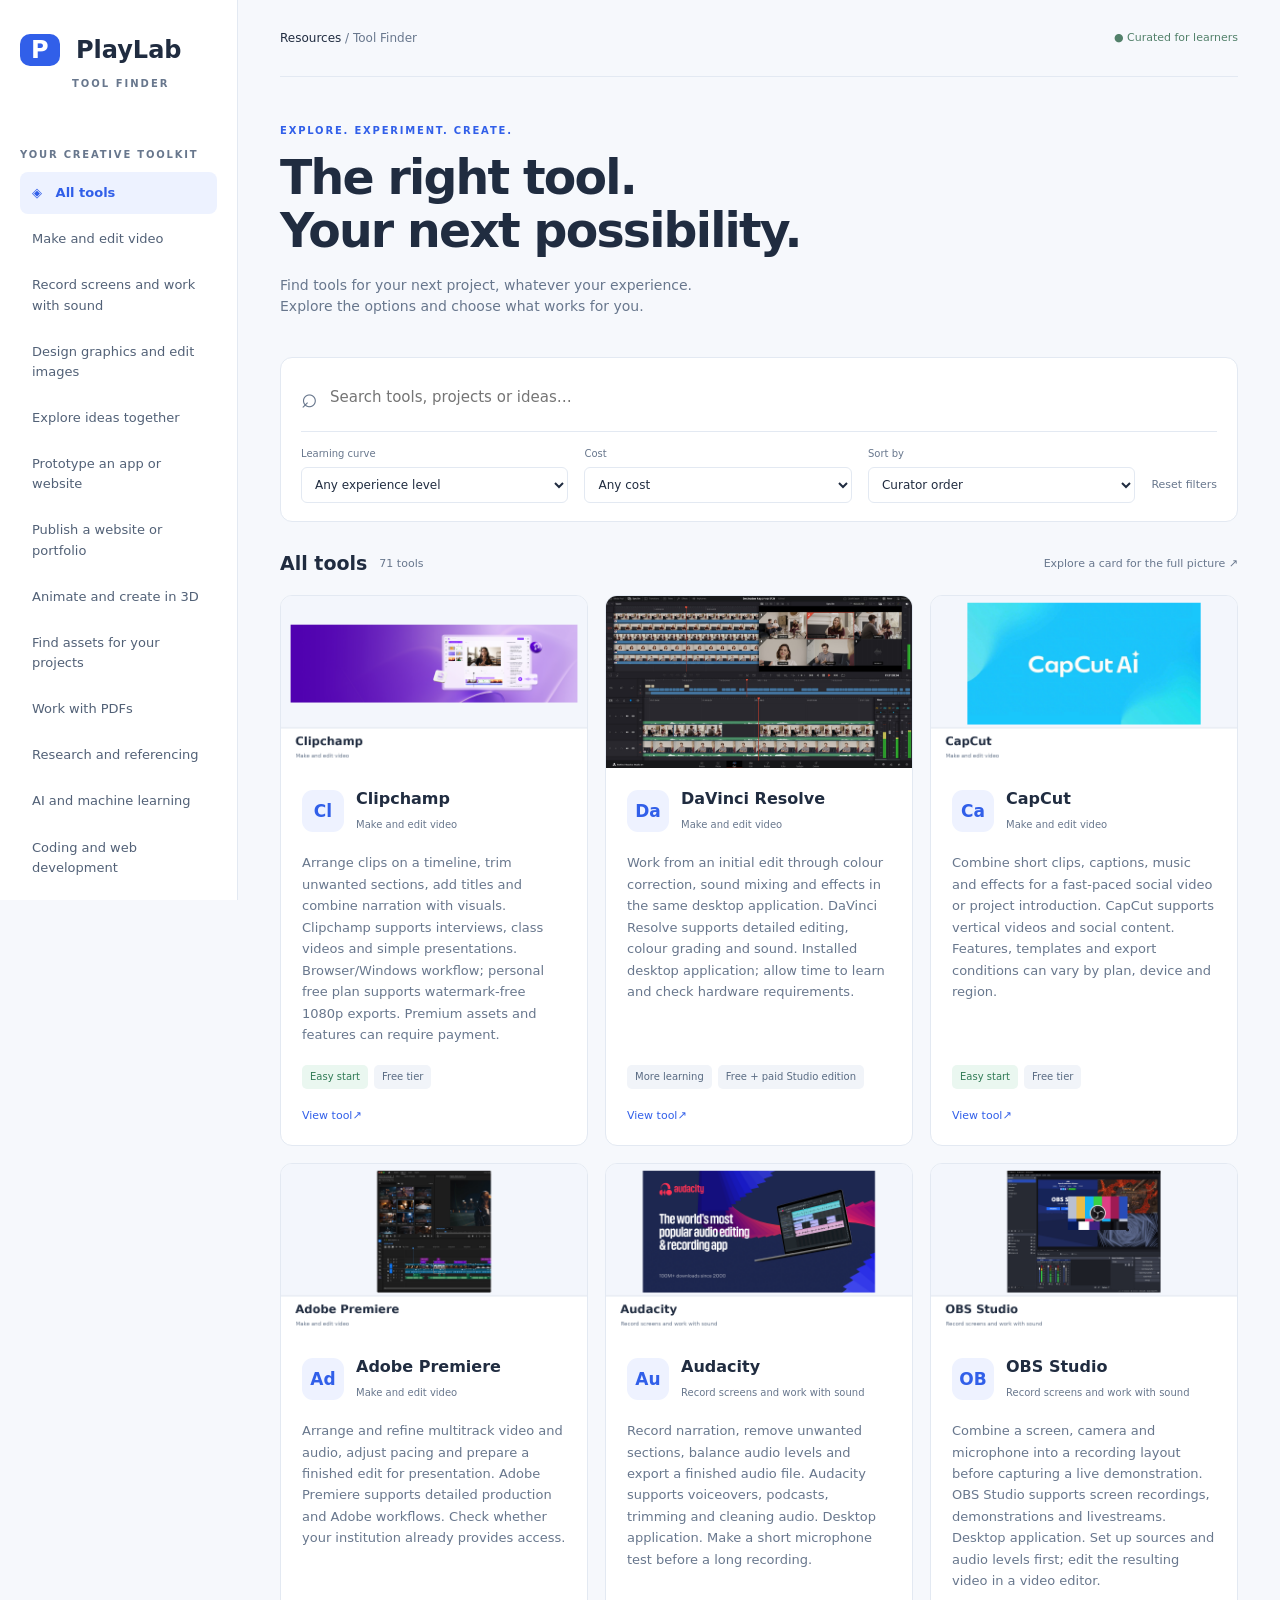
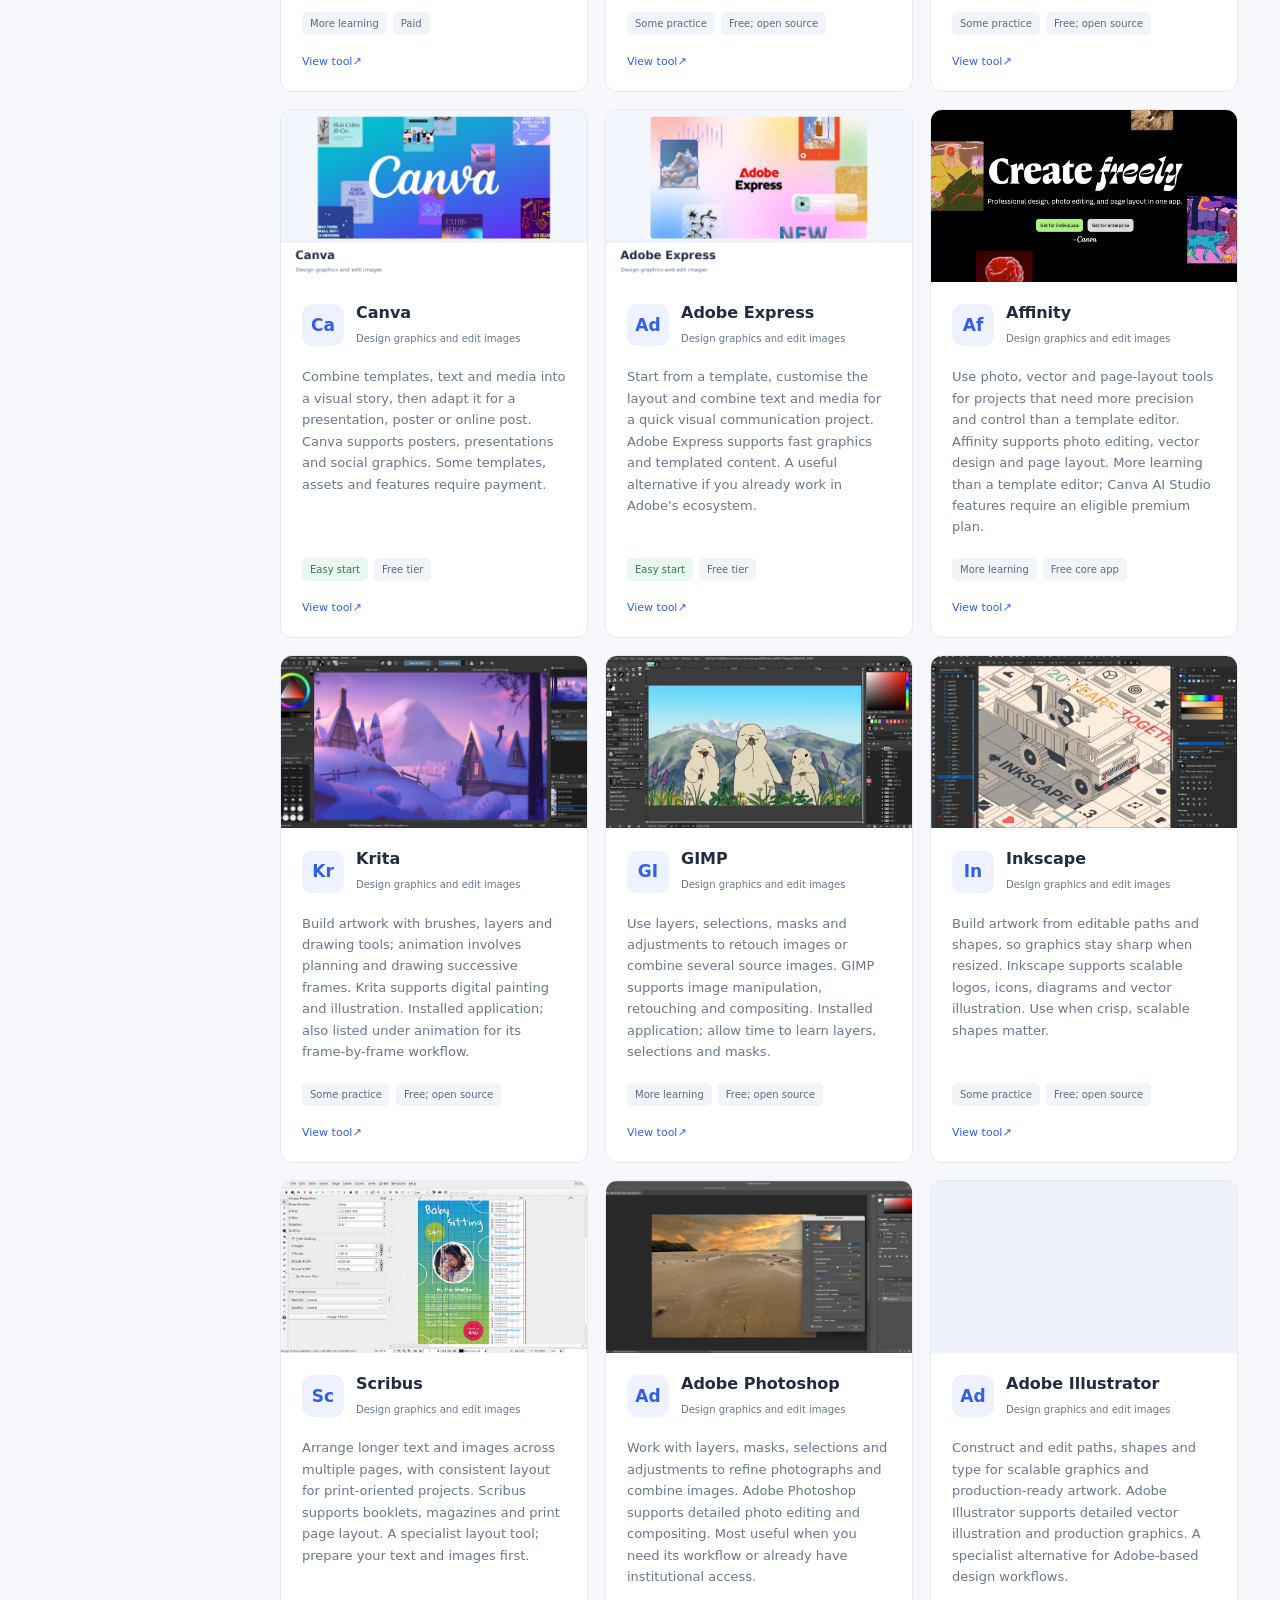
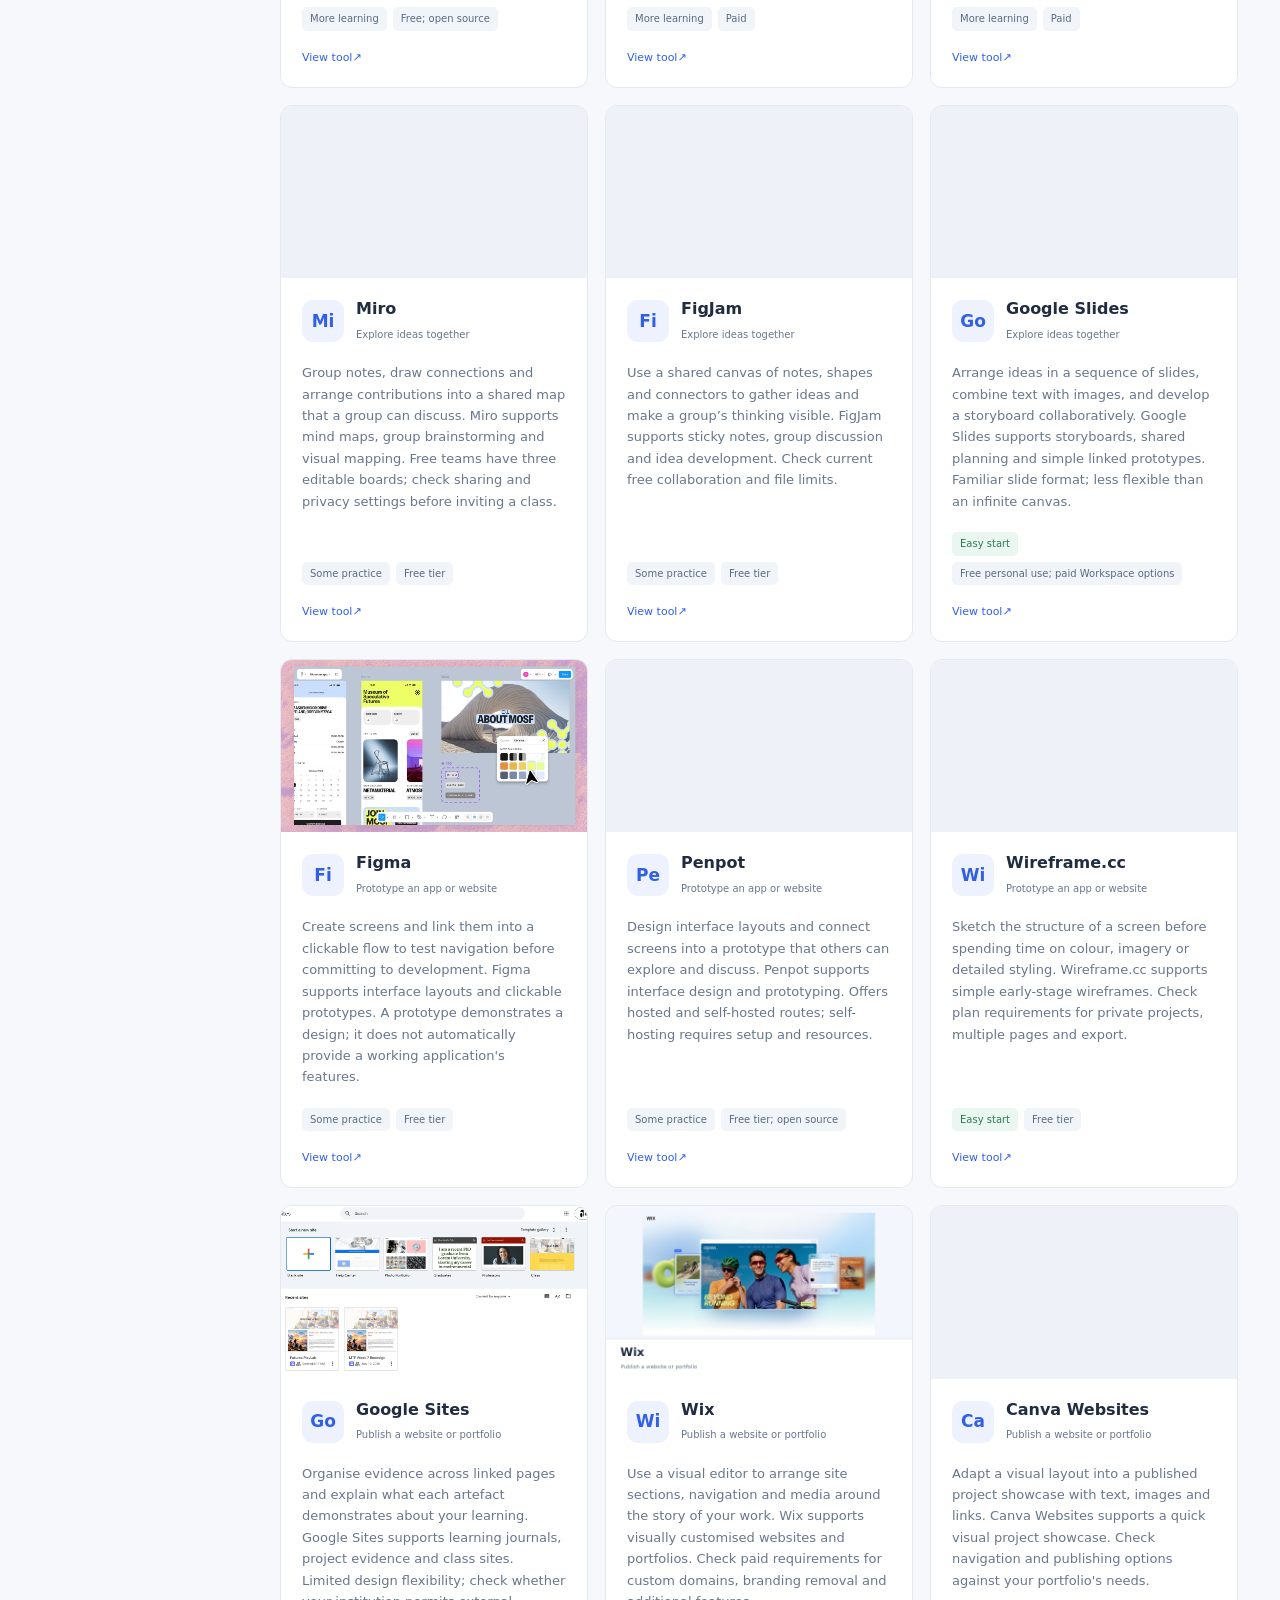
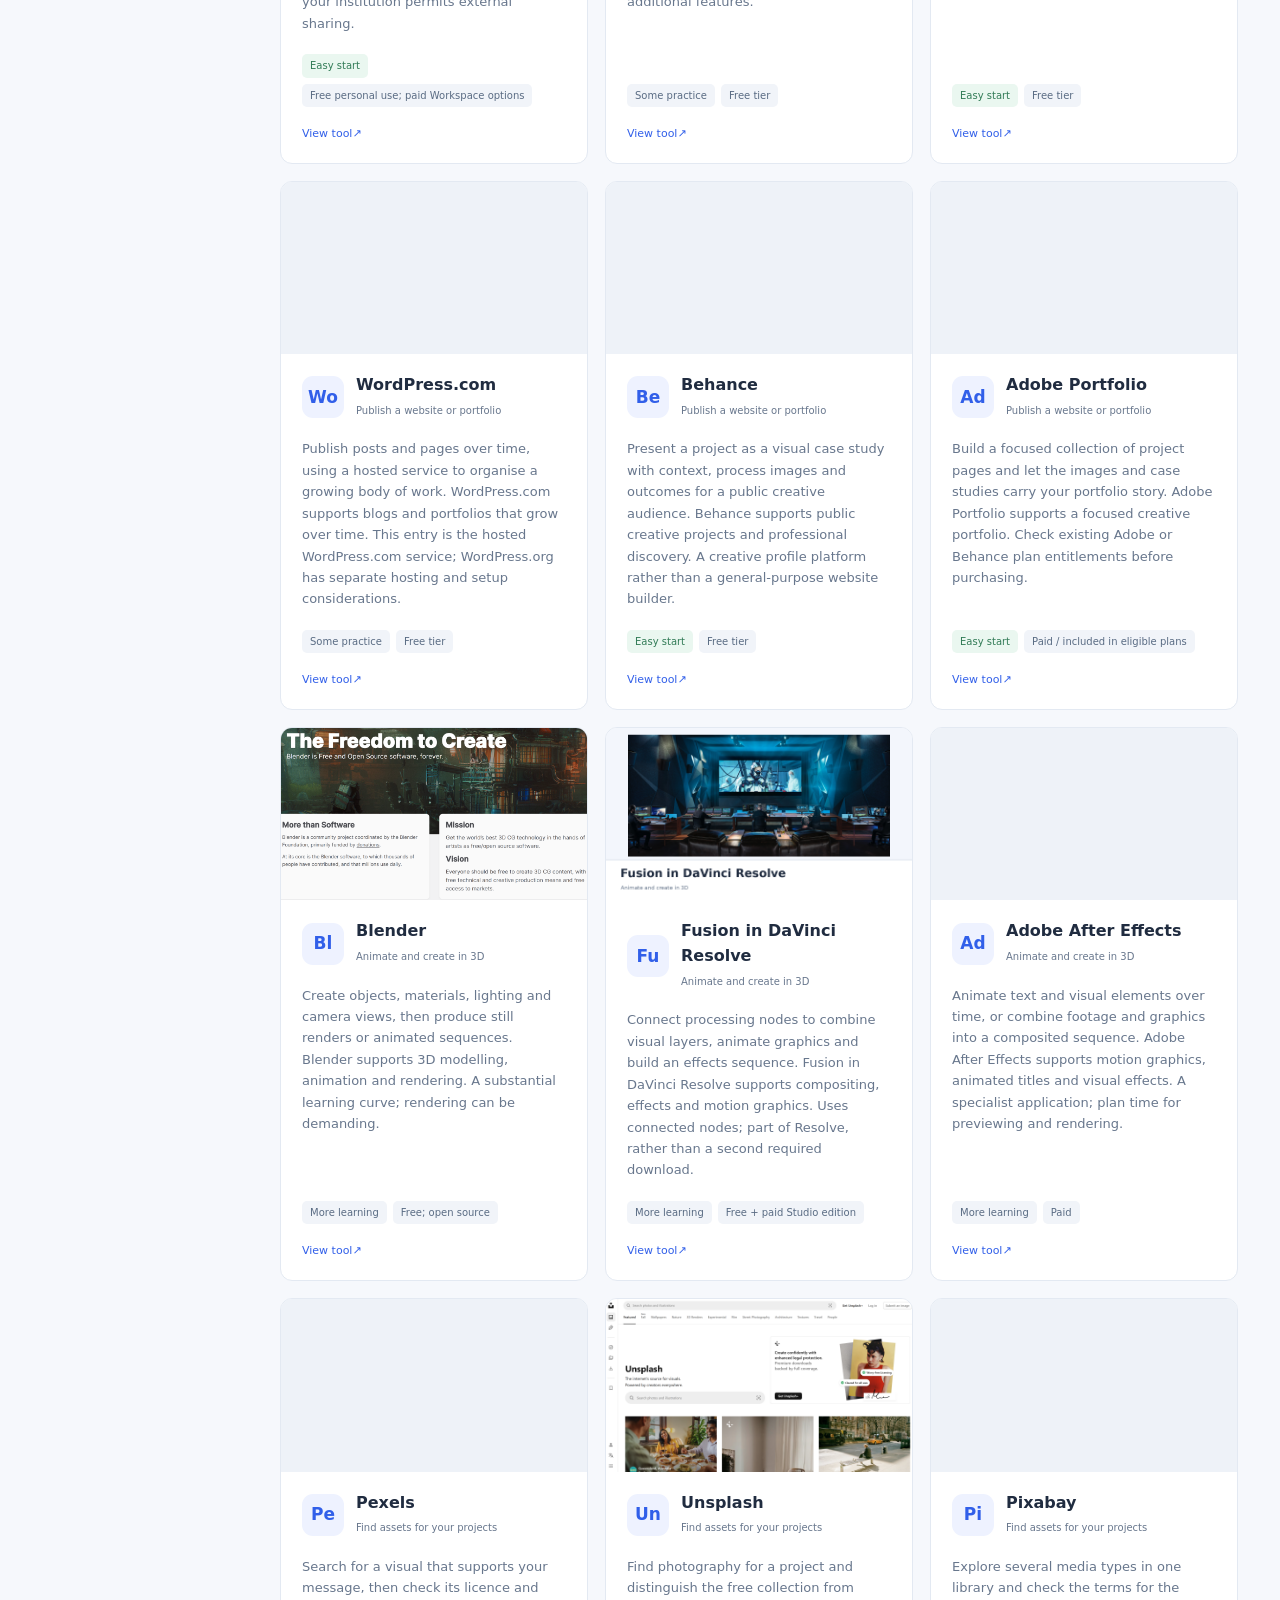
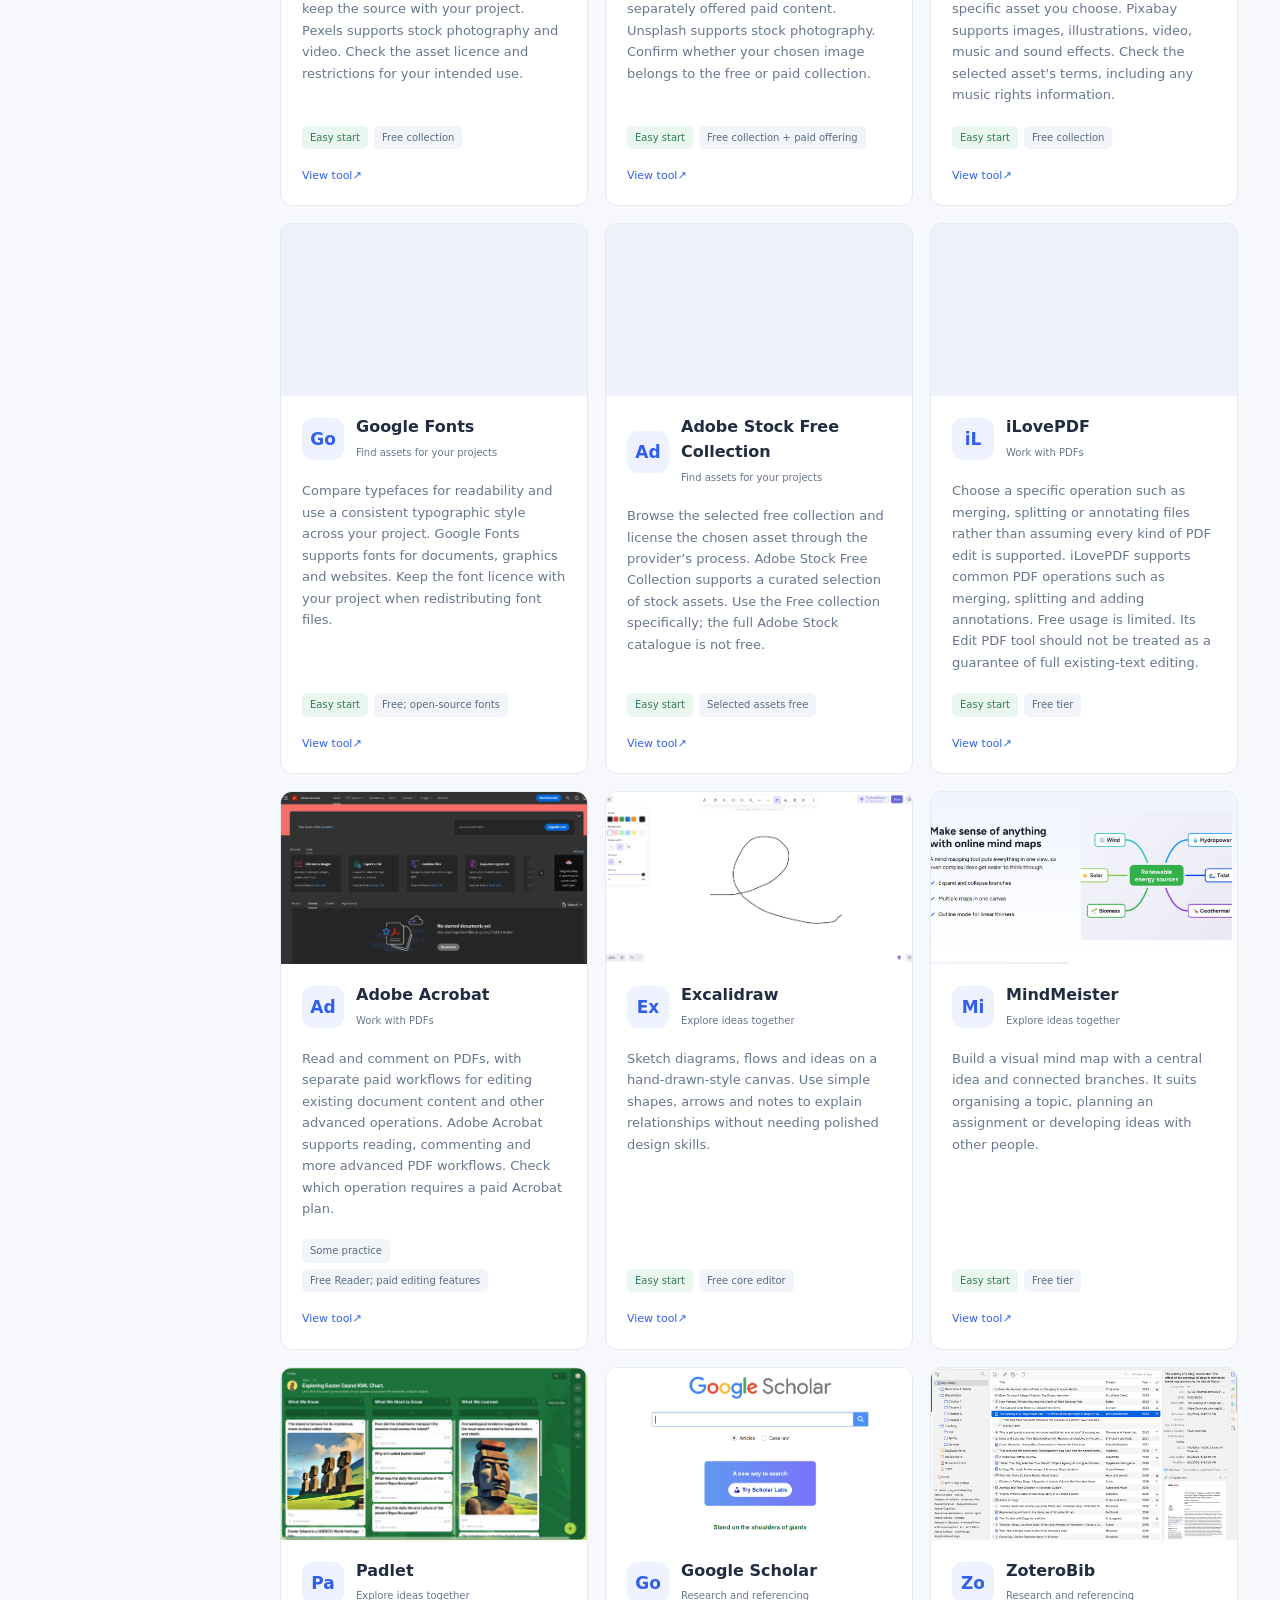
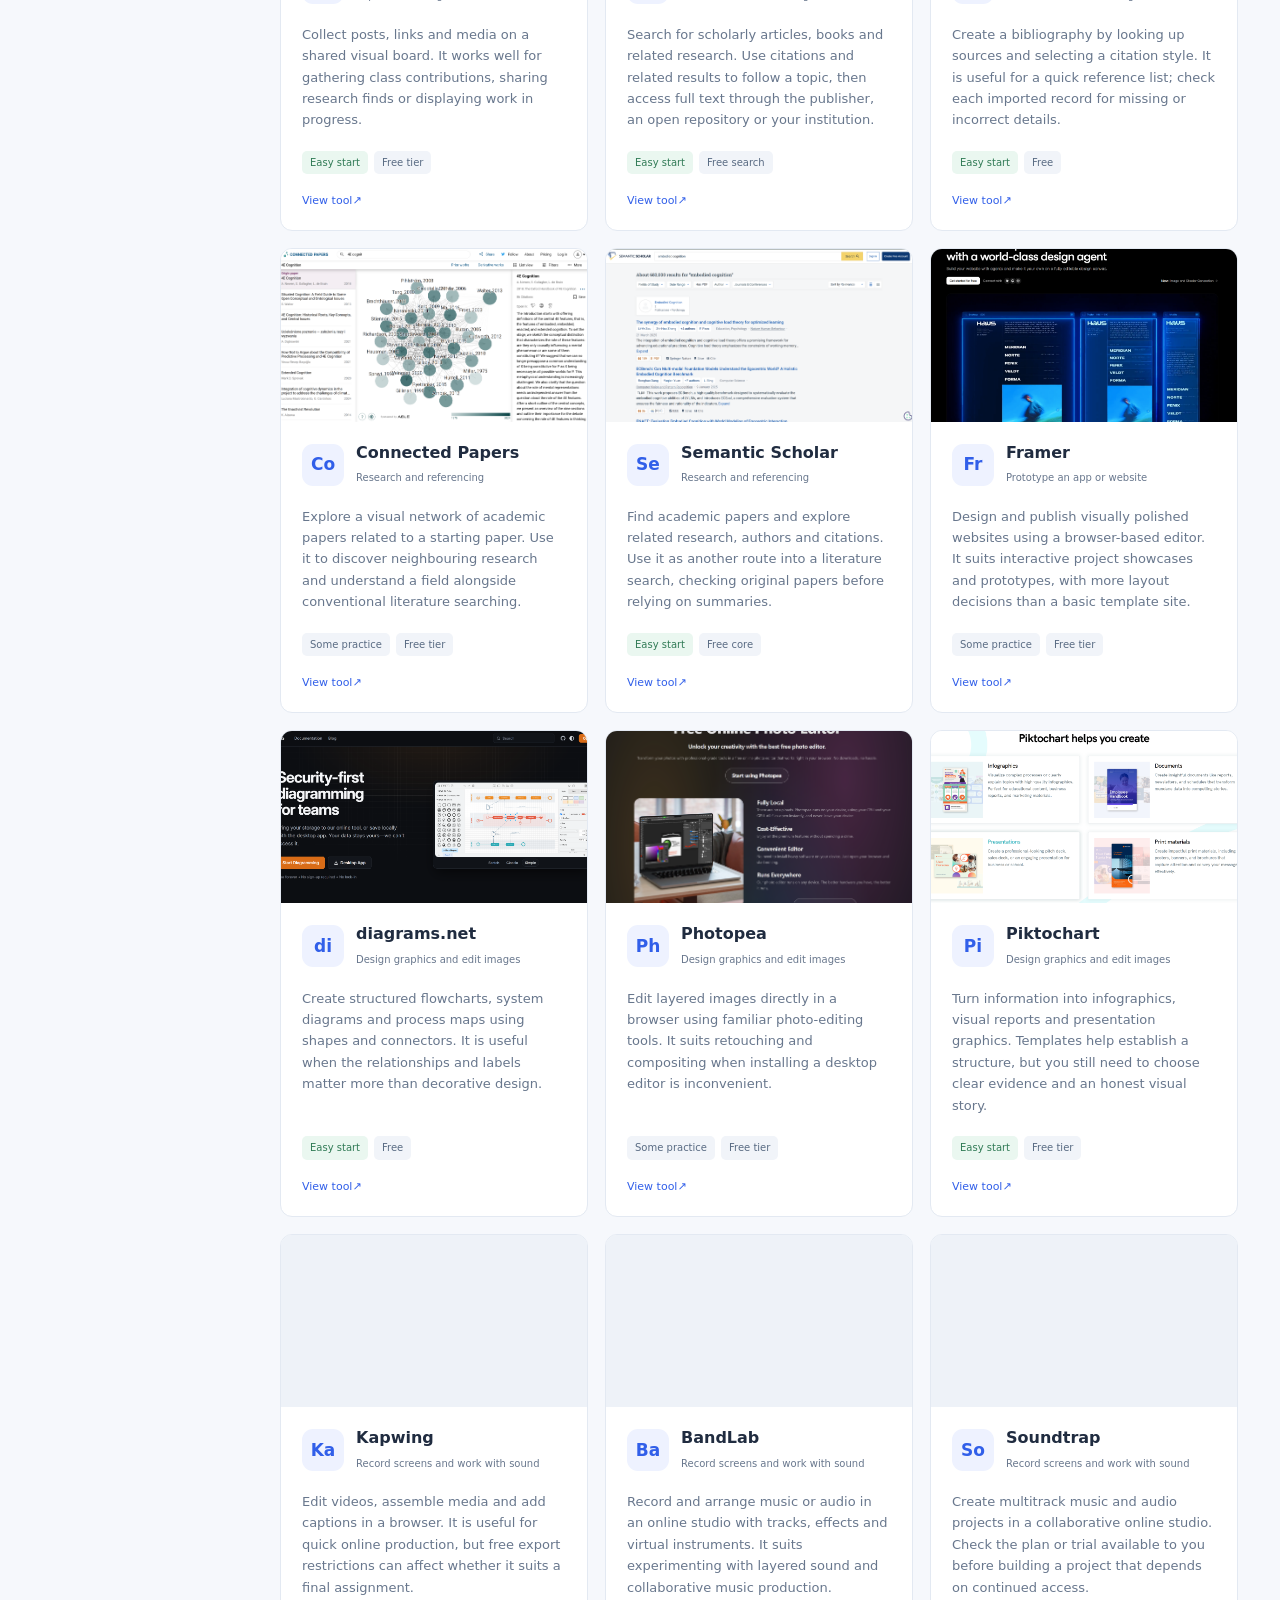
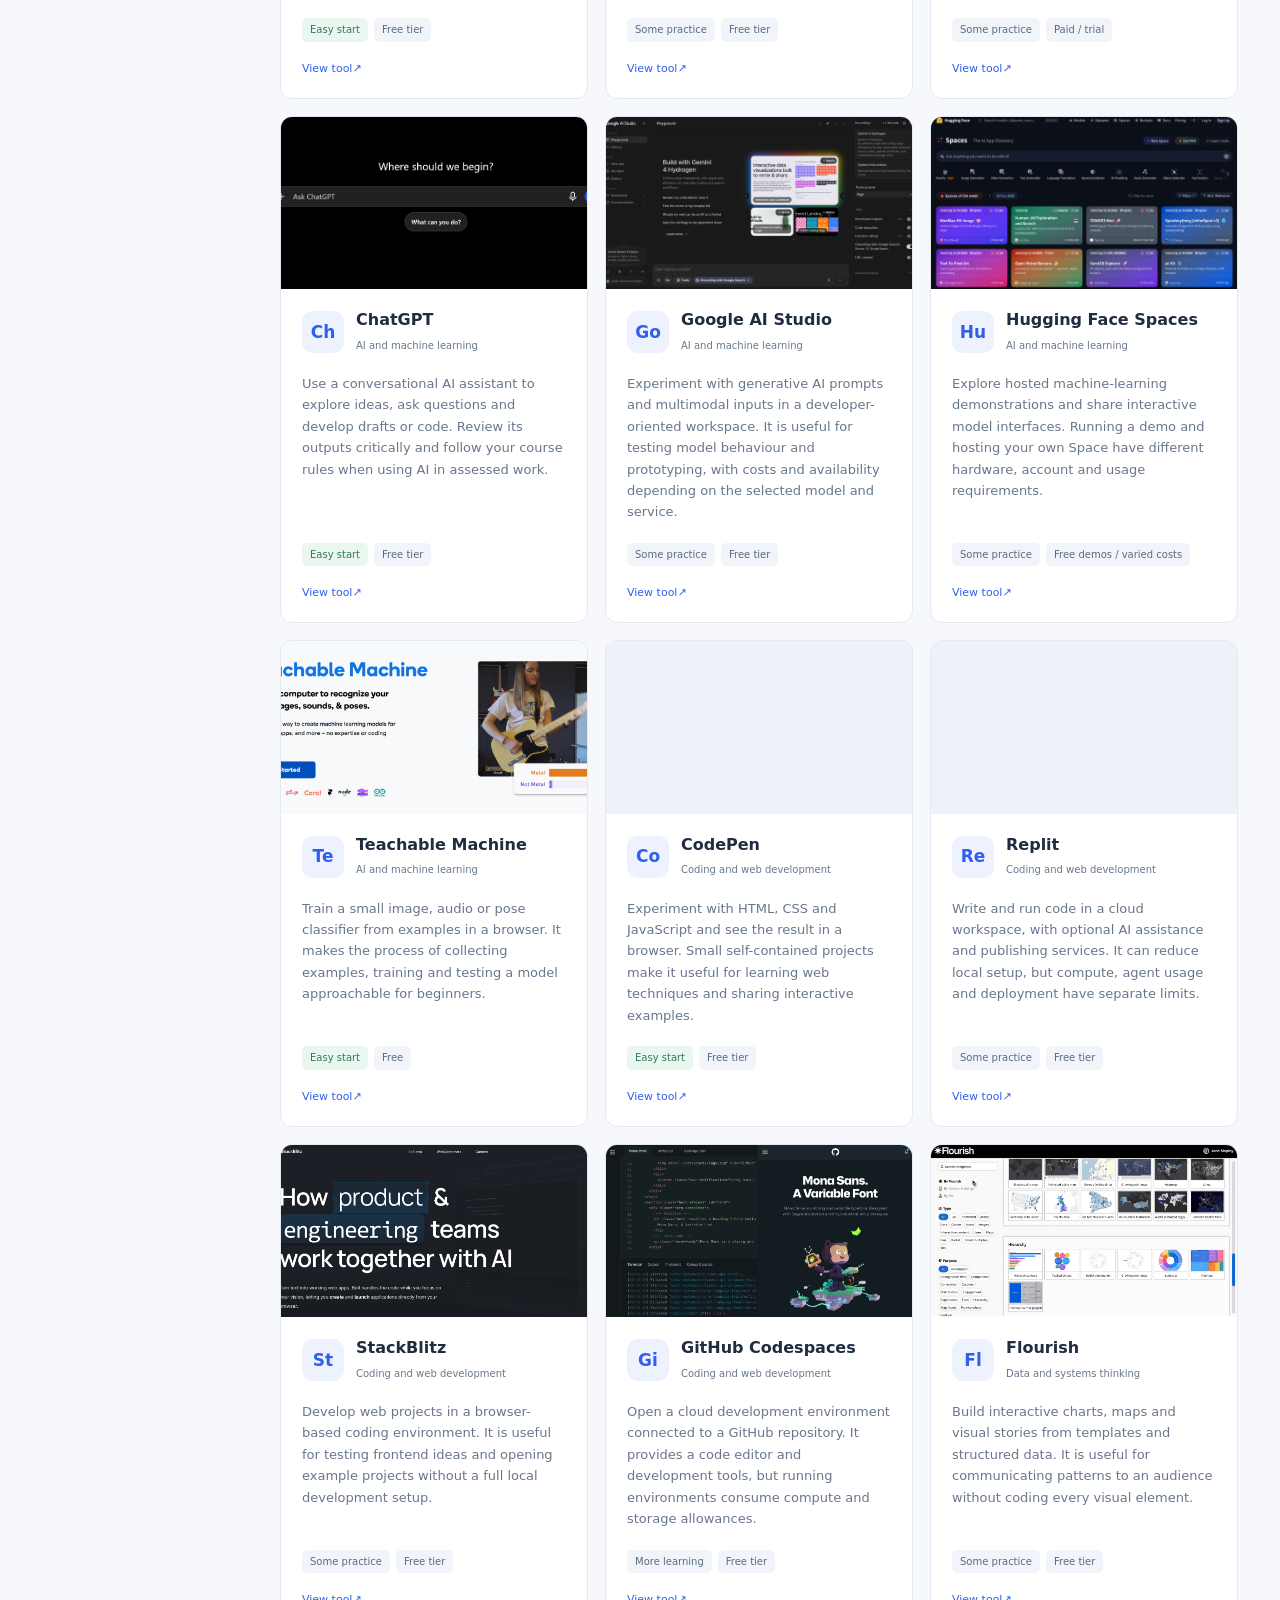
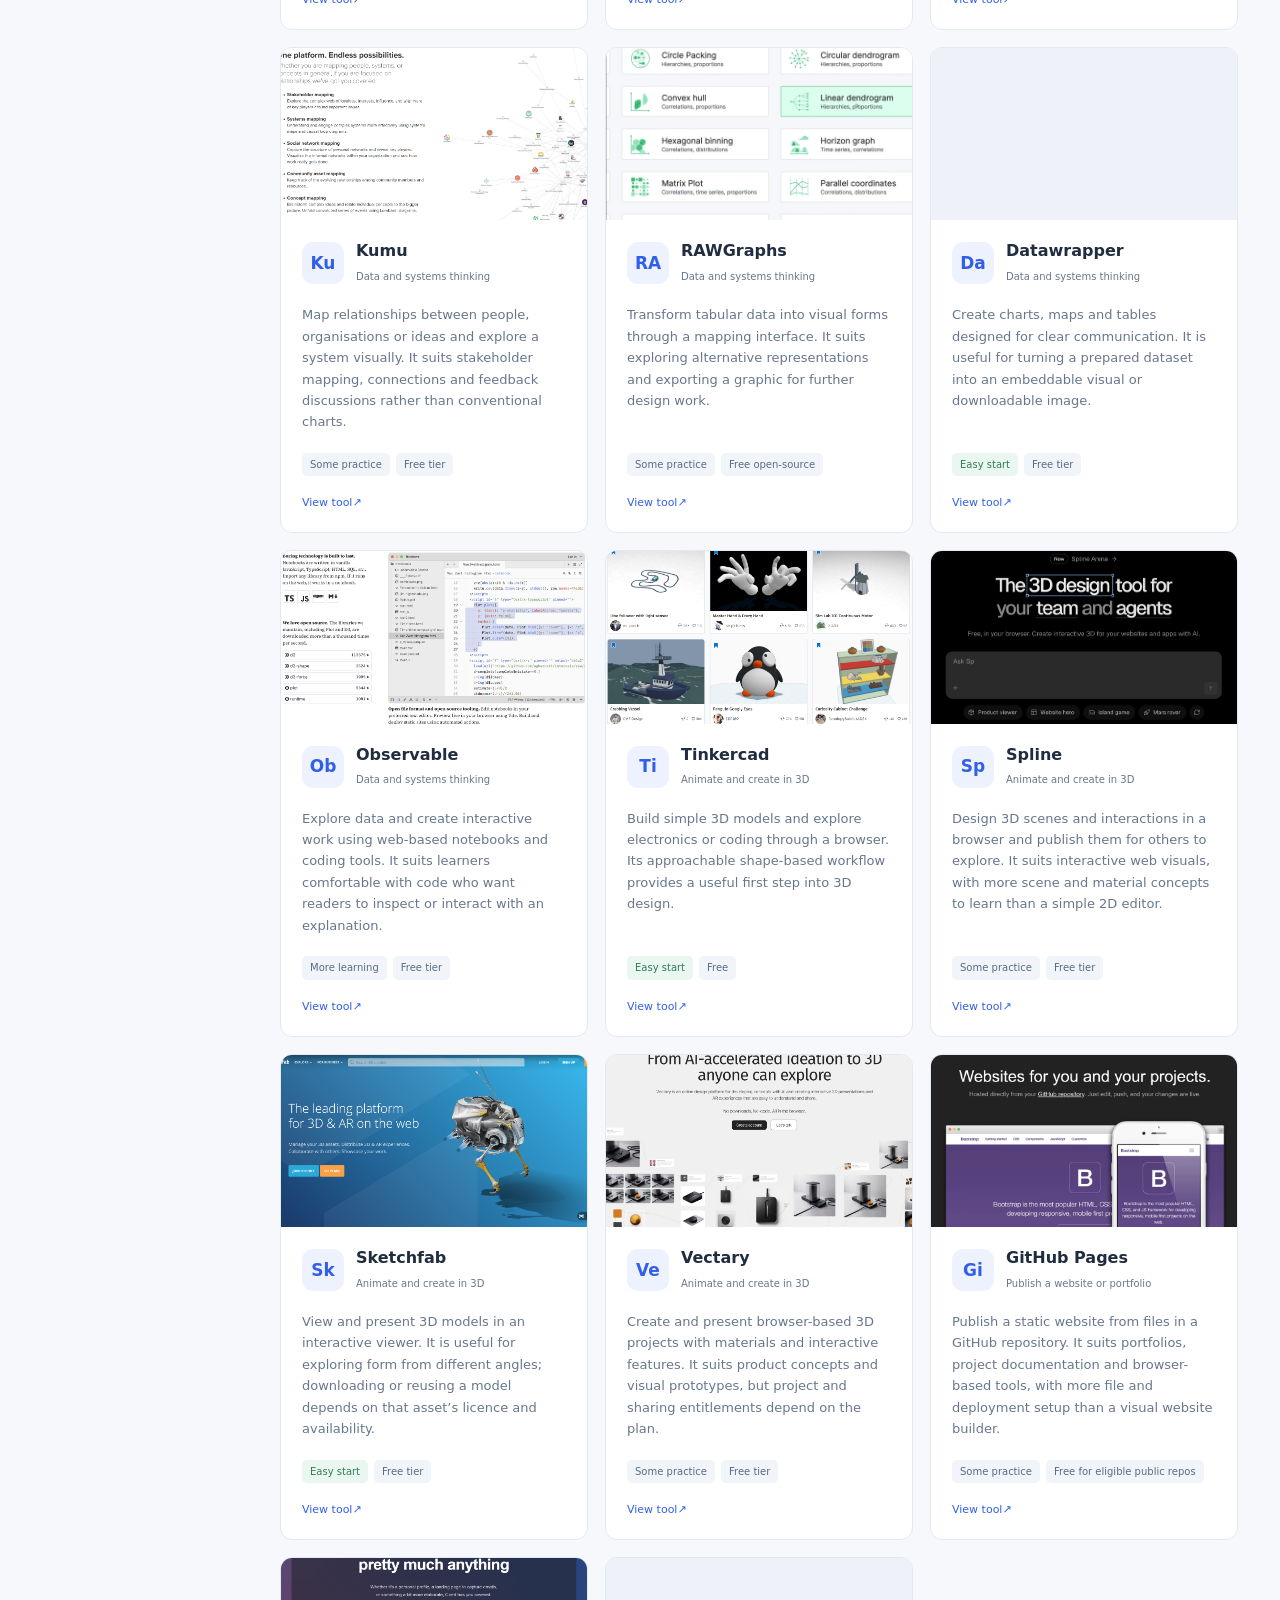
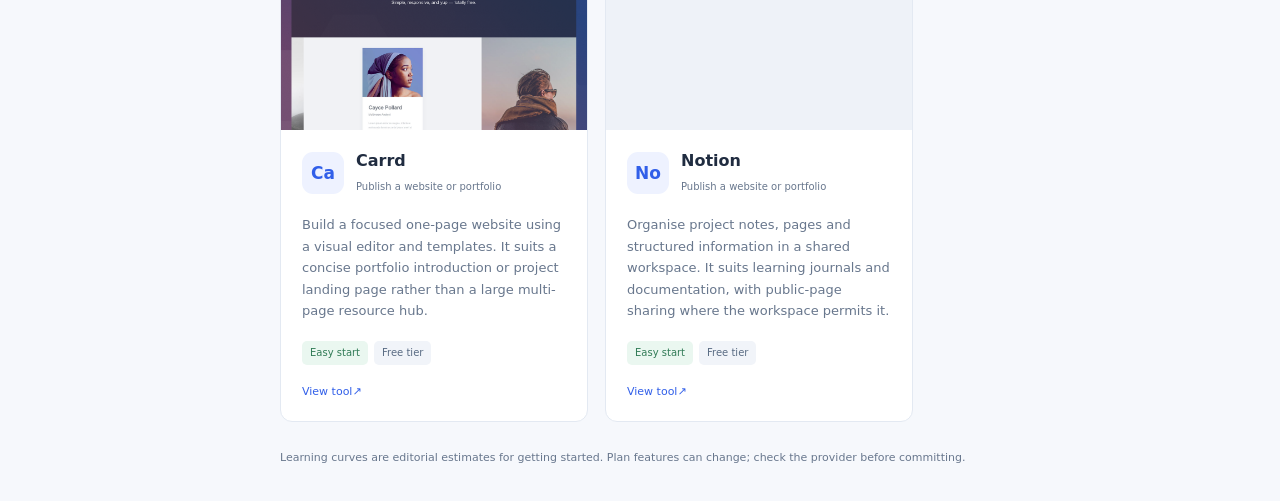
<file: index.html>
<!doctype html><html lang="en"><head><meta charset="utf-8"><meta name="viewport" content="width=device-width, initial-scale=1"><link rel="icon" href="favicon.svg" type="image/svg+xml"><link rel="icon" href="favicon.ico" sizes="any"><title>PlayLab · Tool Finder</title><meta name="description" content="Find creative tools for your next project. Compare learning curves, free plans and practical advice."><link rel="stylesheet" href="style.css"><script defer src="data/tools.js"></script><script defer src="app.js"></script></head><body><a class="skip" href="#main">Skip to tools</a><aside class="sidebar"><a class="brand" href="./"><span class="brandmark">P</span> PlayLab<span class="sub">TOOL FINDER</span></a><p class="eyebrow">YOUR CREATIVE TOOLKIT</p><nav id="categories" aria-label="Tool categories"></nav><div class="sidefoot"><strong>A little guidance.<br>A lot of possibility.</strong><p>Curated tools to help you explore, make and share.</p><a href="README.md">Maintainer guide ↗</a></div></aside><main id="main"><header><span>Resources <span class="muted">/ Tool Finder</span></span><span class="curated">● Curated for learners</span></header><section class="intro"><p class="eyebrow">EXPLORE. EXPERIMENT. CREATE.</p><h1>The right tool.<br>Your next possibility.</h1><p>Find tools for your next project, whatever your experience.<br>Explore the options and choose what works for you.</p></section><section class="discovery" aria-label="Find tools"><label class="search"><span aria-hidden="true">⌕</span><input id="search" type="search" placeholder="Search tools, projects or ideas…" aria-label="Search tools"></label><div class="filters"><label>Learning curve<select id="learning"><option value="">Any experience level</option><option>Easy start</option><option>Some practice</option><option>More learning</option></select></label><label>Cost<select id="cost"><option value="">Any cost</option><option value="free">Has free access</option><option value="paid">Paid only</option></select></label><label>Sort by<select id="sort"><option value="rank">Curator order</option><option value="name">Name A–Z</option><option value="ease">Easiest to start</option></select></label><button id="reset" class="quiet">Reset filters</button></div></section><div class="resultsbar"><div><h2 id="title">All tools</h2><span id="count" role="status" aria-live="polite"></span></div><span class="muted">Explore a card for the full picture ↗</span></div><section id="grid" class="grid" aria-label="Tool results"></section><p class="footnote">Learning curves are editorial estimates for getting started. Plan features can change; check the provider before committing.</p></main><dialog id="detail" aria-labelledby="detailTitle"><button id="close" class="close" aria-label="Close tool details">×</button><div id="detailContent"></div></dialog><noscript>This directory needs JavaScript enabled to display its tool list.</noscript></body></html>
</file>
<file: style.css>
:root{--ink:#202c40;--muted:#68778d;--blue:#315fe9;--line:#e3e9f2;--bg:#f6f8fc}*{box-sizing:border-box}body{margin:0;background:var(--bg);font:15px/1.55 system-ui,-apple-system,Segoe UI,sans-serif;color:var(--ink)}button,input,select{font:inherit}button,a,input,select{touch-action:manipulation}button{cursor:pointer}a{color:var(--blue)}:focus-visible{outline:3px solid #e9a52b;outline-offset:4px}.sidebar{position:fixed;inset:0 auto 0 0;width:238px;background:#fff;border-right:1px solid var(--line);padding:32px 20px;display:flex;flex-direction:column}.brand{text-decoration:none;color:var(--ink);font-weight:750;font-size:24px;display:block}.brandmark{background:var(--blue);color:white;padding:2px 11px;border-radius:10px;margin-right:8px}.sub{display:block;font-size:10px;letter-spacing:2px;margin:7px 0 45px 52px;color:var(--muted)}.eyebrow{font-size:10px;font-weight:750;letter-spacing:1.8px;color:var(--muted)}nav{display:grid;gap:4px}nav button{border:0;background:none;text-align:left;padding:11px 12px;border-radius:8px;color:#526177;font-size:13px}nav button.active{background:#edf2ff;color:var(--blue);font-weight:700}nav button:hover{background:#f2f5fb}.sidefoot{margin-top:auto;border-top:1px solid var(--line);padding:22px 10px 0;font-size:12px;color:var(--muted)}.sidefoot strong{color:var(--ink);font-size:15px}.sidefoot a{font-size:11px}main{margin-left:238px;padding:0 42px 24px;max-width:1800px}header{height:77px;display:flex;align-items:center;justify-content:space-between;border-bottom:1px solid var(--line);font-size:12px}.muted{color:var(--muted)}.curated{color:#52806a;font-size:11px}.intro{padding:36px 0 25px}.intro .eyebrow{color:var(--blue)}h1{font-size:clamp(32px,3.7vw,52px);line-height:1.12;letter-spacing:-1.8px;margin:12px 0 18px;font-weight:750}.intro p:last-child{color:var(--muted);font-size:14px}.discovery{background:white;border:1px solid var(--line);border-radius:12px;padding:18px 20px}.search{display:flex;gap:12px;align-items:center}.search span{font-size:28px;color:var(--muted)}input{border:0;width:100%;padding:10px 0;color:var(--ink);background:transparent}.filters{display:flex;align-items:end;gap:16px;border-top:1px solid var(--line);margin-top:12px;padding-top:14px}.filters label{font-size:10px;color:var(--muted);display:grid;gap:5px;flex:1}select{border:1px solid var(--line);background:white;padding:9px;border-radius:6px;color:var(--ink);font-size:12px;max-width:100%}.quiet{background:none;color:var(--muted);border:0;font-size:11px;padding:10px 0}.resultsbar{display:flex;align-items:center;justify-content:space-between;margin:27px 0 17px;font-size:11px}.resultsbar>div{display:flex;gap:12px;align-items:center}h2{font-size:19px;margin:0}#count{color:var(--muted)}.grid{display:grid;grid-template-columns:repeat(3,minmax(0,1fr));gap:17px}.card{text-align:left;background:white;border:1px solid var(--line);border-radius:12px;padding:21px;color:var(--ink);display:flex;flex-direction:column;min-height:238px;transition:transform .15s,box-shadow .15s}.card:hover{transform:translateY(-3px);box-shadow:0 12px 30px #2238660d;border-color:#abbdf4}.cardtop{display:flex;gap:12px;align-items:center}.icon{display:inline-grid;place-items:center;width:42px;height:42px;flex-shrink:0;border-radius:11px;background:#eef2ff;color:var(--blue);font-weight:750;font-size:17px}.card h3{font-size:16px;margin:0}.category{font-size:10px;color:var(--muted)}.card p{color:var(--muted);font-size:12px;margin:15px 0 20px}.badges{display:flex;gap:6px;flex-wrap:wrap;margin-top:auto}.badge{font-size:10px;padding:4px 8px;border-radius:5px;background:#f1f4f9;color:#596b83}.badge.easy{background:#eaf7f0;color:#317b56}.cardbottom{display:flex;justify-content:space-between;align-items:center;margin-top:18px;font-size:11px;color:var(--blue)}.footnote{font-size:11px;color:var(--muted);margin-top:27px}.empty{grid-column:1/-1;text-align:center;padding:55px;background:#fff;border:1px dashed var(--line);border-radius:12px}dialog{position:fixed;inset:0 0 0 auto;margin:0;height:100dvh;max-height:100dvh;width:510px;max-width:100%;border:0;border-left:1px solid var(--line);padding:35px;box-shadow:-20px 0 80px #23304a30;color:var(--ink);overflow-y:auto}dialog::backdrop{background:#19284338}.close{position:sticky;top:0;float:right;z-index:2;width:36px;height:36px;border:1px solid var(--line);background:white;border-radius:50%;font-size:25px;color:var(--ink)}dialog h2{font-size:30px;line-height:1.2;margin:18px 0 10px}dialog h3{font-size:14px;margin:25px 0 8px}dialog p{font-size:13px;color:var(--muted);white-space:pre-line}.primary{display:block;background:var(--blue);color:white;padding:12px 18px;text-align:center;text-decoration:none;border-radius:8px;font-weight:650;font-size:13px;margin:20px 0}.tier{border:1px solid var(--line);border-radius:9px;padding:15px;margin:12px 0}.tier h3{margin:0}.tier p{margin-bottom:0}.tier.free{background:#f3faf7}.skip{position:fixed;top:-60px;z-index:9;background:white;padding:12px}.skip:focus{top:0}@media(min-width:1600px){.grid{grid-template-columns:repeat(4,minmax(0,1fr))}}@media(max-width:1100px){main{padding:0 24px 24px}.grid{grid-template-columns:repeat(2,minmax(0,1fr))}.sidebar{width:208px}main{margin-left:208px}.resultsbar>.muted{display:none}}@media(max-width:700px){.sidebar{position:static;width:auto;padding:18px;border:0}.sub,.sidebar>.eyebrow,.sidefoot{display:none}.brand{font-size:20px}nav{display:flex;overflow:auto;margin-top:15px}nav button{white-space:nowrap}main{margin:0;padding:0 18px 22px}header{height:48px}.curated{display:none}.intro{padding-top:20px}h1{font-size:36px}.filters{flex-wrap:wrap;gap:9px}.filters label{min-width:120px}.grid{grid-template-columns:1fr}.card{min-height:210px}dialog{padding:25px}.discovery{padding:14px}}

.sidebar{overflow-y:auto}.sidefoot{padding-bottom:12px}nav button{flex-shrink:0}

/* Optional wide tool covers. Missing files are removed by app.js. */
.card .tool-cover{width:calc(100% + 42px);max-width:none;aspect-ratio:16/9;object-fit:cover;display:block;flex-shrink:0;margin:-21px -21px 19px;border-radius:11px 11px 0 0;background:#eef2f8}
#detailContent>.tool-cover{display:block;width:100%;aspect-ratio:16/9;object-fit:cover;border-radius:10px;margin:18px 0 24px;background:#eef2f8}

/* v1.2: plain close control; keep a keyboard-only focus indicator. */
.close{border:0;border-radius:0;background:transparent;box-shadow:none;color:#33435a}
.close:hover{color:#315fe9;background:transparent}
.close:focus{box-shadow:none}
.close:focus:not(:focus-visible){outline:none}
.close:focus-visible{outline:2px solid #315fe9;outline-offset:2px}
.card p{font-size:13px;line-height:1.65;margin:17px 0 20px}
.review-note{background:#f4f6fa;border-left:3px solid #a9b8d3;padding:9px 12px;font-size:11px}

.feedback-note{margin-top:24px;padding-top:16px;border-top:1px solid var(--line)}.feedback-note p{font-size:12px;color:var(--muted);margin:0}
</file>
